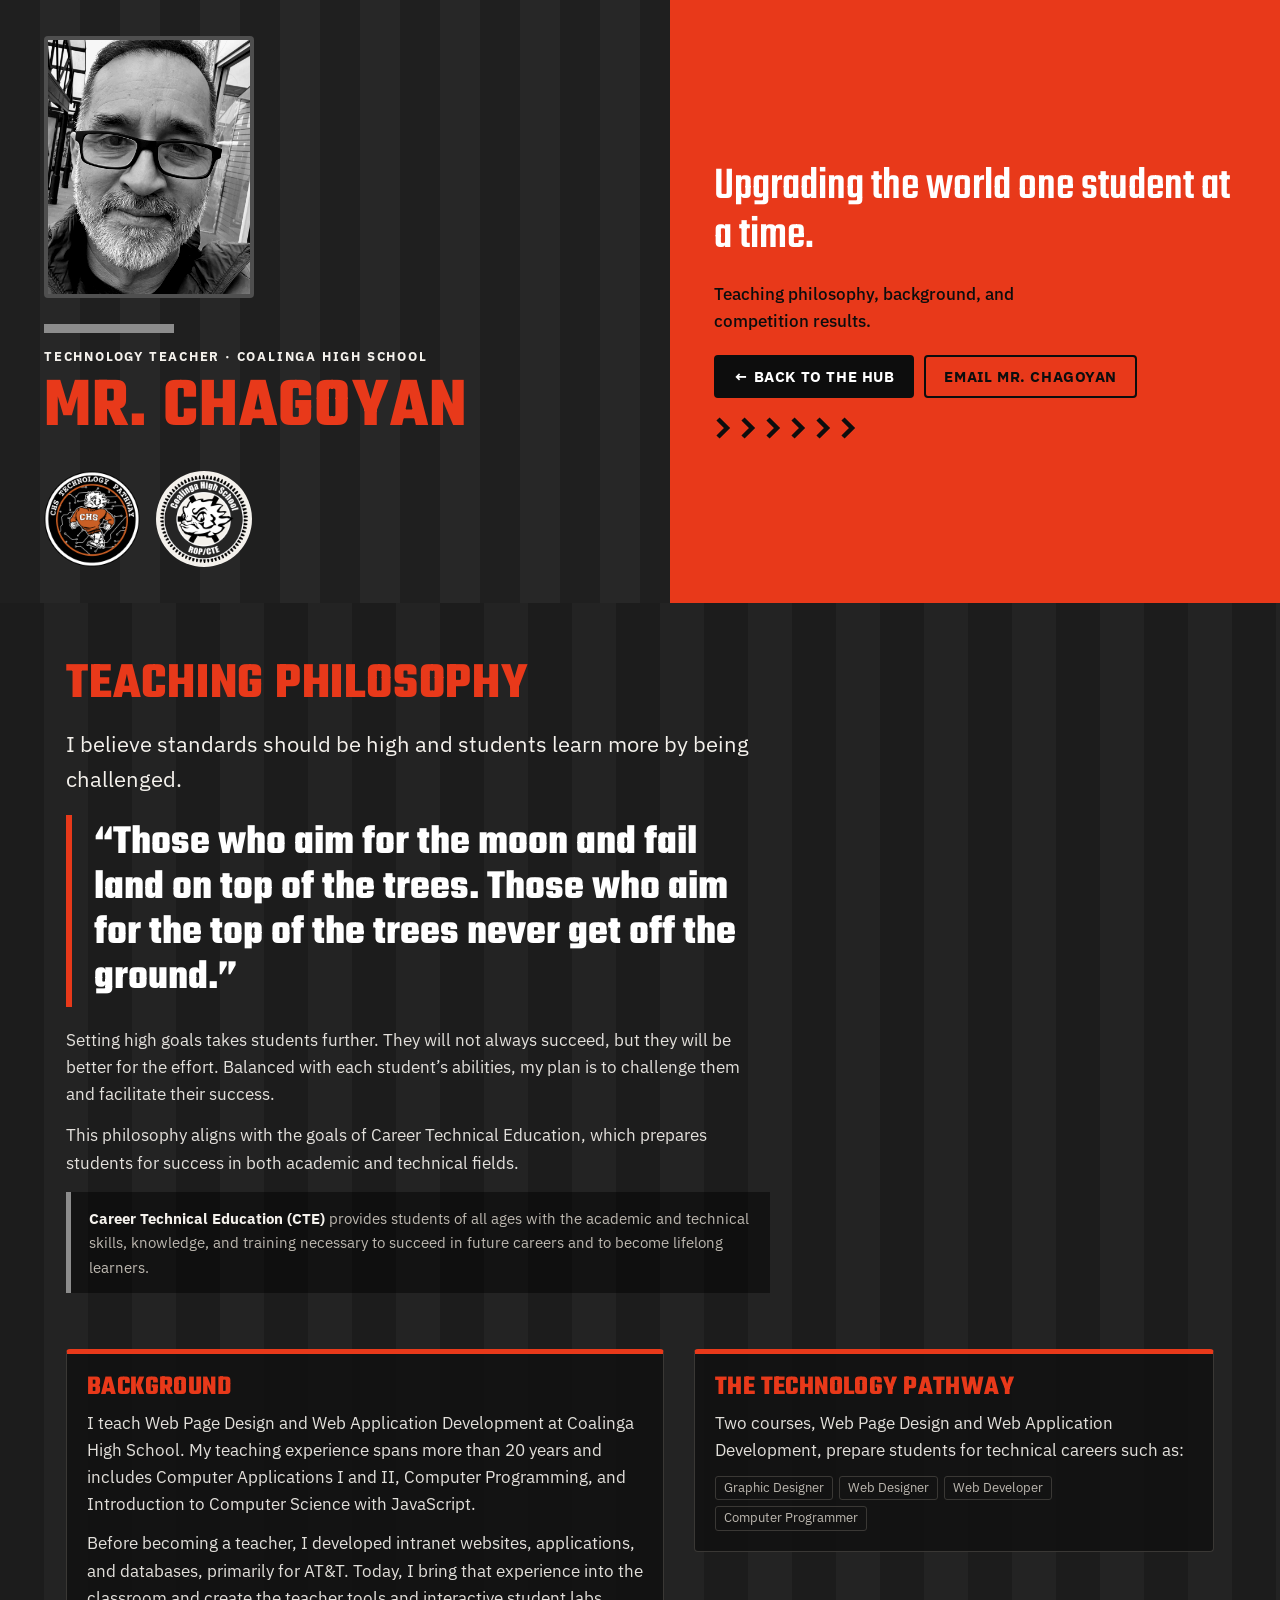
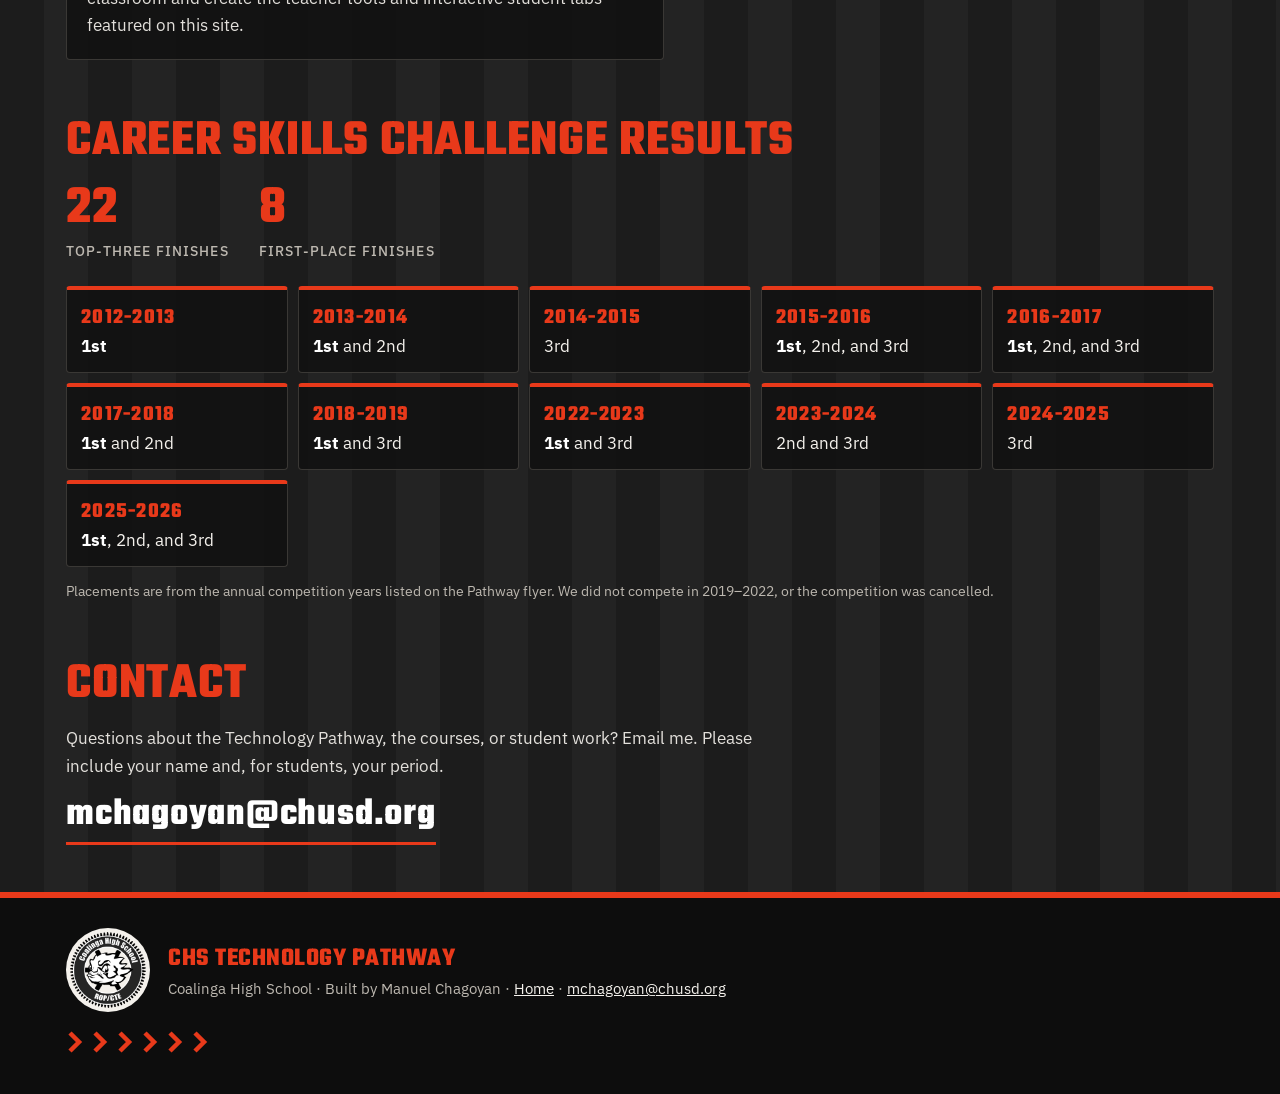
<file: about.html>
<!doctype html>
<html lang="en">
<head>
<meta charset="utf-8">
<meta name="viewport" content="width=device-width, initial-scale=1">
<title>About | CHS Technology Pathway</title>
<meta name="robots" content="noindex">
<meta name="description" content="Teaching philosophy, background, and Career Skills Challenge results from Mr. Chagoyan, Coalinga High School CTE Technology Pathway.">
<meta name="theme-color" content="#E8391A">
<link rel="icon" type="image/png" href="favicon.png">
<link rel="apple-touch-icon" href="apple-touch-icon.png">
<meta property="og:title" content="About | CHS Technology Pathway">
<meta property="og:image" content="https://chstechnologypathway.netlify.app/logo.png">
<link rel="preconnect" href="https://fonts.googleapis.com">
<link rel="preconnect" href="https://fonts.gstatic.com" crossorigin>
<link href="https://fonts.googleapis.com/css2?family=IBM+Plex+Sans:wght@400;500;700&family=Teko:wght@700&display=swap" rel="stylesheet">
<style>
:root{
  --red:#E8391A; --btn:#F04A22; --char:#1C1C1C; --stripe:#232323; --line:#3A3835;
  --ink:#F4F1EC; --muted:#BDB8B0; --gray:#8C8C8C; --on-red:#0D0D0D;
  --head:"Teko","Bebas Neue","Arial Narrow",Impact,sans-serif;
  --body:"IBM Plex Sans",system-ui,-apple-system,"Segoe UI",Roboto,sans-serif;
}
*{box-sizing:border-box}
html{scroll-behavior:smooth}
body{margin:0;color:var(--ink);font:17px/1.6 var(--body);
  background:repeating-linear-gradient(90deg,var(--char) 0 44px,var(--stripe) 44px 88px)}
a{color:inherit}
.wrap{max-width:1180px;margin:0 auto;padding:0 16px}
h1,h2,h3{font-family:var(--head);text-transform:uppercase;letter-spacing:.015em;font-weight:700;margin:0;line-height:1.02}
.chevrons{display:block;height:24px;width:150px;margin-top:18px;
  background:url("data:image/svg+xml,%3Csvg xmlns='http://www.w3.org/2000/svg' width='25' height='24' viewBox='0 0 25 24'%3E%3Cpath d='M4 3l9 9-9 9' fill='none' stroke='%23E8391A' stroke-width='4.5'/%3E%3C/svg%3E") repeat-x}
.chevrons.dark{background-image:url("data:image/svg+xml,%3Csvg xmlns='http://www.w3.org/2000/svg' width='25' height='24' viewBox='0 0 25 24'%3E%3Cpath d='M4 3l9 9-9 9' fill='none' stroke='%230D0D0D' stroke-width='4.5'/%3E%3C/svg%3E")}
.graybar{display:block;height:9px;width:130px;background:var(--gray);margin-bottom:14px}

/* HERO */
.hero{display:grid;grid-template-columns:1fr}
@media(min-width:760px){.hero{grid-template-columns:1.1fr 1fr}}
.panel-dark,.panel-red{padding:36px clamp(20px,3.5vw,44px)}
.panel-dark{background:repeating-linear-gradient(90deg,#1F1F1F 0 40px,#272727 40px 80px)}
.panel-red{background:var(--red);color:var(--on-red);display:flex;flex-direction:column;justify-content:center}
.who{display:flex;gap:26px;align-items:flex-end;flex-wrap:wrap}
.portrait{width:210px;aspect-ratio:4/5;object-fit:cover;border-radius:4px;border:4px solid var(--red);display:block;
  filter:grayscale(1) contrast(1.3) brightness(.97)}
.eyebrow{font-weight:700;letter-spacing:.14em;text-transform:uppercase;font-size:.8rem}
.hero h1{color:var(--red);font-size:clamp(2.8rem,6vw,4.4rem);margin-top:6px}
.tagline{font-family:var(--head);color:#fff;font-size:clamp(2rem,4vw,2.9rem);text-transform:none;line-height:1.05;font-weight:700;margin:0 0 14px}
.panel-red p{margin:0 0 20px;font-weight:500;max-width:34ch}
.hero-actions{display:flex;gap:10px;flex-wrap:wrap}
.btn{display:inline-block;background:var(--on-red);color:#fff;border:2px solid var(--on-red);border-radius:4px;padding:10px 18px;font:700 .92rem var(--body);letter-spacing:.04em;text-transform:uppercase;text-decoration:none}
.btn:hover{background:#fff;color:var(--on-red);border-color:#fff}
.btn.ghost{background:transparent;color:var(--on-red)}
.btn.ghost:hover{background:var(--on-red);color:#fff;border-color:var(--on-red)}
:focus-visible{outline:3px solid var(--btn);outline-offset:2px}
.panel-red :focus-visible{outline-color:#fff}

section{margin:56px 0}
section h2{font-size:clamp(2.2rem,5vw,3.2rem);color:var(--red);margin-bottom:14px}
.cols{display:grid;gap:30px;grid-template-columns:1fr}
@media(min-width:900px){.cols{grid-template-columns:1.15fr 1fr;align-items:start}}
.statement{font-size:clamp(1.15rem,2vw,1.4rem);line-height:1.6;max-width:44rem;margin:0 0 18px}
blockquote{margin:0 0 20px;padding:6px 0 6px 22px;border-left:6px solid var(--red);max-width:44rem}
blockquote p{margin:0;font:700 clamp(1.9rem,3.6vw,2.6rem)/1.08 var(--head);text-transform:none;color:#fff}
.body-text{max-width:44rem;margin:0 0 14px;color:var(--ink);opacity:.92}
.cte{background:rgba(0,0,0,.45);border-left:5px solid var(--gray);padding:14px 18px;font-size:.95rem;color:var(--muted);max-width:44rem}
.cte b{color:var(--ink)}
.card{background:rgba(18,18,18,.92);border:1px solid var(--line);border-top:5px solid var(--red);border-radius:4px;padding:20px}
.card h3{font-size:1.7rem;color:var(--red);margin-bottom:8px}
.card p{margin:0 0 12px;opacity:.92}
.card p:last-child{margin-bottom:0}
.careers{display:flex;flex-wrap:wrap;gap:6px;margin-top:6px}
.careers span{font-size:.8rem;color:var(--muted);border:1px solid var(--line);border-radius:3px;padding:1px 8px}

/* RESULTS */
.stats{display:flex;gap:30px;flex-wrap:wrap;margin:0 0 22px}
.stat b{display:block;font:700 3.4rem/1 var(--head);color:var(--red)}
.stat span{font-size:.9rem;color:var(--muted);text-transform:uppercase;letter-spacing:.08em;font-weight:500}
.results{display:grid;gap:10px;grid-template-columns:repeat(auto-fill,minmax(190px,1fr));list-style:none;margin:0;padding:0}
.results li{background:rgba(18,18,18,.92);border:1px solid var(--line);border-top:4px solid var(--red);border-radius:4px;padding:12px 14px}
.results .yr{display:block;font:700 1.35rem var(--head);color:var(--red);letter-spacing:.06em}
.results strong{color:#fff}
.small{font-size:.85rem;color:var(--muted);margin-top:14px}
.contact a.mail{color:#fff;font:700 clamp(1.6rem,3.4vw,2.4rem)/1.1 var(--head);letter-spacing:.02em;text-decoration:none;border-bottom:3px solid var(--red)}
.contact a.mail:hover{color:var(--btn)}

footer{background:#0D0D0D;border-top:6px solid var(--red);padding:30px 0 40px;color:var(--muted);font-size:.92rem;margin-top:56px}
footer b{font:700 1.6rem var(--head);color:var(--red);text-transform:uppercase;letter-spacing:.02em;display:block}
footer a{color:var(--ink)}
.logos{display:flex;gap:16px;align-items:center;margin-top:26px}
.logos img{width:96px;height:96px;border-radius:50%;display:block}
.seal{background:var(--ink);padding:4px;border-radius:50%}
.foot-seal{display:flex;gap:18px;align-items:center}
.foot-seal .seal{width:84px;height:84px;flex:none}
@media(max-width:559px){
  .who{flex-direction:column;align-items:center;text-align:center;gap:18px}
  .who .graybar{margin-left:auto;margin-right:auto}
  .portrait{margin:0 auto}
  .logos{justify-content:center}
  .foot-seal{flex-direction:column;text-align:center}
  footer .chevrons{margin-left:auto;margin-right:auto}
}
/* Keyboard skip link (same as Program at a Glance) */
.skip{position:absolute;left:-999px;top:8px;background:var(--ink);color:var(--on-red);padding:8px 12px;z-index:10}
.skip:focus{left:8px}
@media(prefers-reduced-motion:reduce){html{scroll-behavior:auto}}
</style>
</head>
<body>
<a class="skip" href="#main">Skip to content</a>

<header class="hero">
  <div class="panel-dark">
    <div class="who">
      <img class="portrait" src="headshot.jpg" width="210" height="262" alt="Portrait of Manuel Chagoyan">
      <div>
        <span class="graybar" aria-hidden="true"></span>
        <div class="eyebrow">Technology teacher &middot; Coalinga High School</div>
        <h1>Mr. Chagoyan</h1>
      </div>
    </div>
    <div class="logos">
      <img src="logo.png" width="96" height="96" alt="CHS Technology Pathway logo">
      <img class="seal" src="chs-rop-cte-logo.png" width="96" height="96" alt="Coalinga High School ROP/CTE seal">
    </div>
  </div>
  <div class="panel-red">
    <p class="tagline">Upgrading the world one student at a time.</p>
    <p>Teaching philosophy, background, and competition results.</p>
    <div class="hero-actions">
      <a class="btn" href="index.html">&larr; Back to the hub</a>
      <a class="btn ghost" href="mailto:mchagoyan@chusd.org">Email Mr. Chagoyan</a>
    </div>
    <span class="chevrons dark" aria-hidden="true"></span>
  </div>
</header>

<main id="main" class="wrap">

<section id="philosophy">
  <h2>Teaching philosophy</h2>
  <p class="statement">I believe standards should be high and students learn more by being challenged.</p>
  <blockquote><p>&ldquo;Those who aim for the moon and fail land on top of the trees. Those who aim for the top of the trees never get off the ground.&rdquo;</p></blockquote>
  <p class="body-text">Setting high goals takes students further. They will not always succeed, but they will be better for the effort. Balanced with each student&rsquo;s abilities, my plan is to challenge them and facilitate their success.</p>
  <p class="body-text">This philosophy aligns with the goals of Career Technical Education, which prepares students for success in both academic and technical fields.</p>
  <p class="cte"><b>Career Technical Education (CTE)</b> provides students of all ages with the academic and technical skills, knowledge, and training necessary to succeed in future careers and to become lifelong learners.</p>
</section>

<section id="background">
  <div class="cols">
    <div class="card">
      <h3>Background</h3>
      <p>I teach Web Page Design and Web Application Development at Coalinga High School. My teaching experience spans more than 20 years and includes Computer Applications I and II, Computer Programming, and Introduction to Computer Science with JavaScript.</p>
      <p>Before becoming a teacher, I developed intranet websites, applications, and databases, primarily for AT&amp;T. Today, I bring that experience into the classroom and create the teacher tools and interactive student labs featured on this site.</p>
    </div>
    <div class="card">
      <h3>The Technology Pathway</h3>
      <p>Two courses, Web Page Design and Web Application Development, prepare students for technical careers such as:</p>
      <div class="careers"><span>Graphic Designer</span><span>Web Designer</span><span>Web Developer</span><span>Computer Programmer</span></div>
    </div>
  </div>
</section>

<section id="results">
  <h2>Career Skills Challenge results</h2>
  <div class="stats">
    <div class="stat"><b>22</b><span>Top-three finishes</span></div>
    <div class="stat"><b>8</b><span>First-place finishes</span></div>
  </div>
  <ul class="results">
    <li><span class="yr">2012-2013</span><strong>1st</strong></li>
    <li><span class="yr">2013-2014</span><strong>1st</strong> and 2nd</li>
    <li><span class="yr">2014-2015</span>3rd</li>
    <li><span class="yr">2015-2016</span><strong>1st</strong>, 2nd, and 3rd</li>
    <li><span class="yr">2016-2017</span><strong>1st</strong>, 2nd, and 3rd</li>
    <li><span class="yr">2017-2018</span><strong>1st</strong> and 2nd</li>
    <li><span class="yr">2018-2019</span><strong>1st</strong> and 3rd</li>
    <li><span class="yr">2022-2023</span><strong>1st</strong> and 3rd</li>
    <li><span class="yr">2023-2024</span>2nd and 3rd</li>
    <li><span class="yr">2024-2025</span>3rd</li>
    <li><span class="yr">2025-2026</span><strong>1st</strong>, 2nd, and 3rd</li>
  </ul>
  <p class="small">Placements are from the annual competition years listed on the Pathway flyer. We did not compete in 2019&ndash;2022, or the competition was cancelled.</p>
</section>

<section id="contact" class="contact">
  <h2>Contact</h2>
  <p class="body-text">Questions about the Technology Pathway, the courses, or student work? Email me. Please include your name and, for students, your period.</p>
  <a class="mail" href="mailto:mchagoyan@chusd.org">mchagoyan@chusd.org</a>
</section>

</main>

<footer>
  <div class="wrap">
    <div class="foot-seal">
      <img class="seal" src="chs-rop-cte-logo.png" width="84" height="84" alt="Coalinga High School ROP/CTE seal">
      <div>
        <b>CHS Technology Pathway</b>
        Coalinga High School &middot; Built by Manuel Chagoyan &middot; <a href="index.html">Home</a> &middot; <a href="mailto:mchagoyan@chusd.org">mchagoyan@chusd.org</a>
      </div>
    </div>
    <span class="chevrons" aria-hidden="true"></span>
  </div>
</footer>

</body>
</html>
</file>
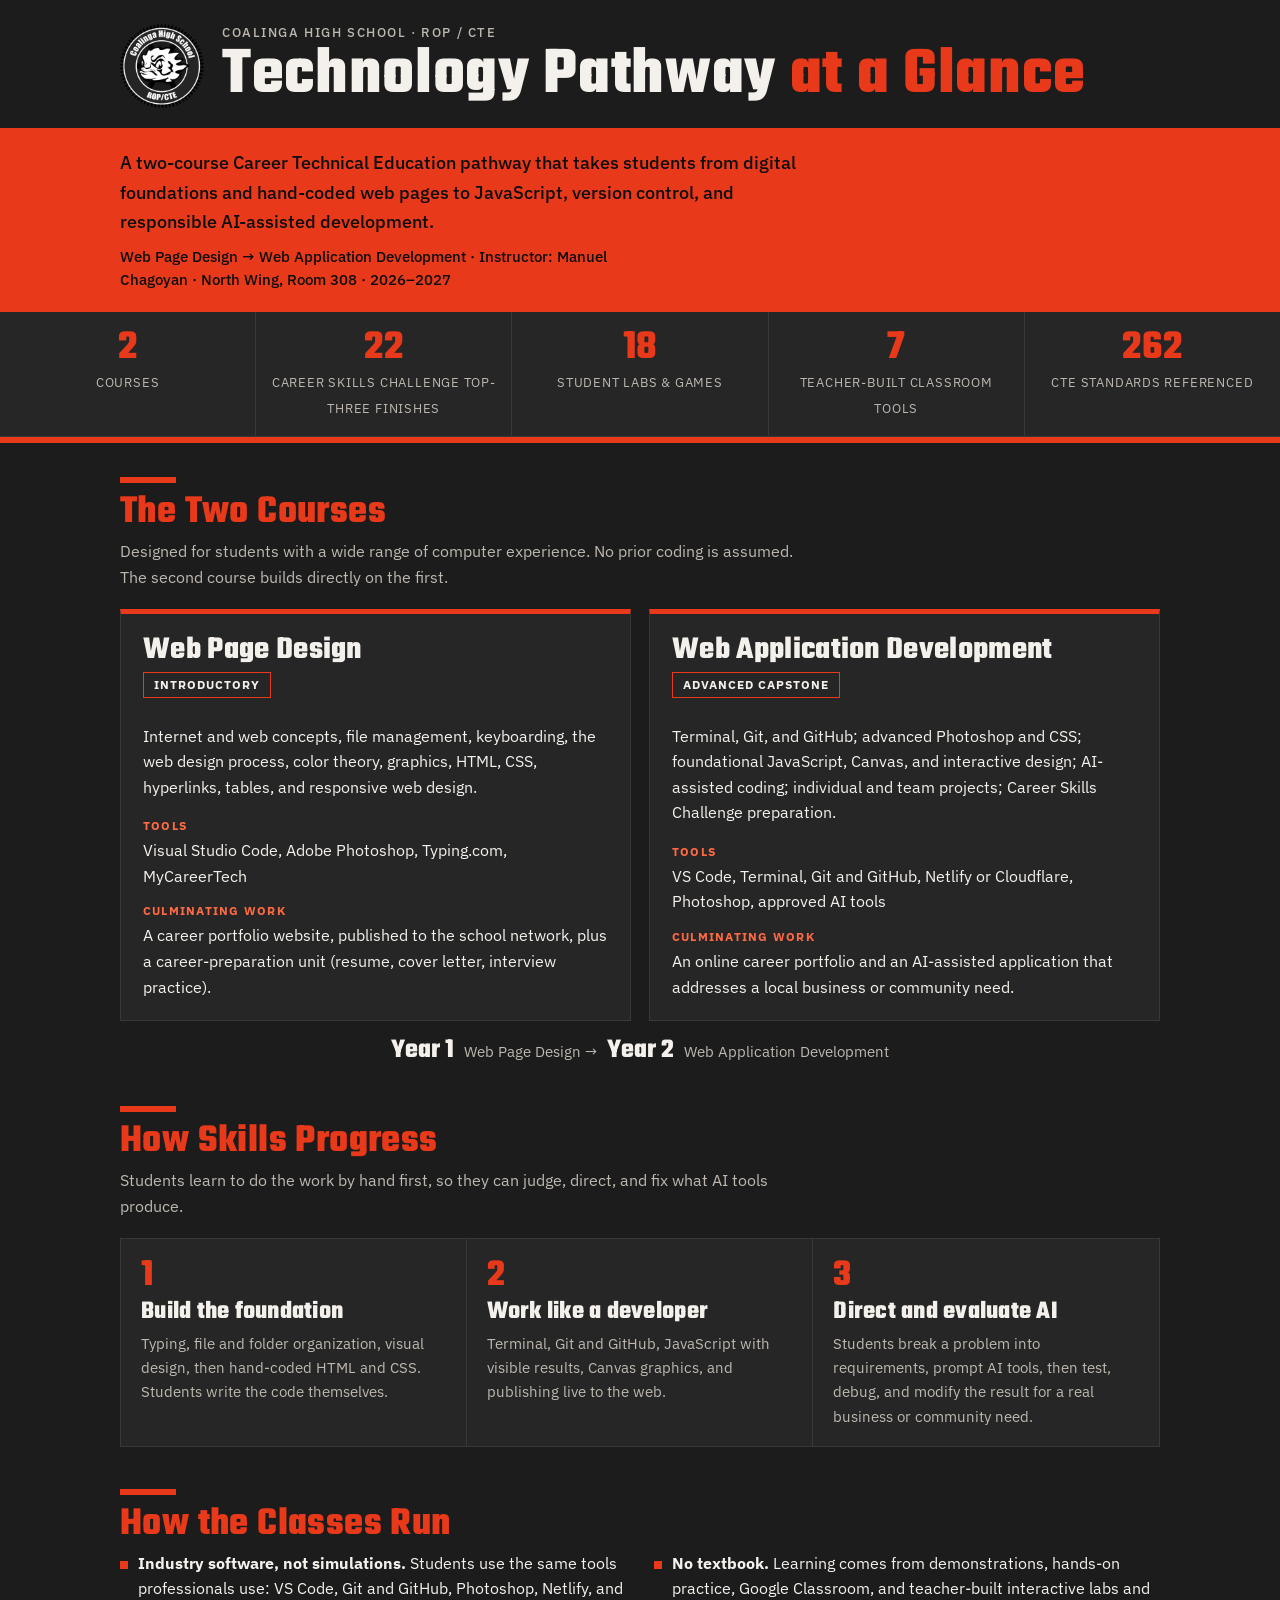
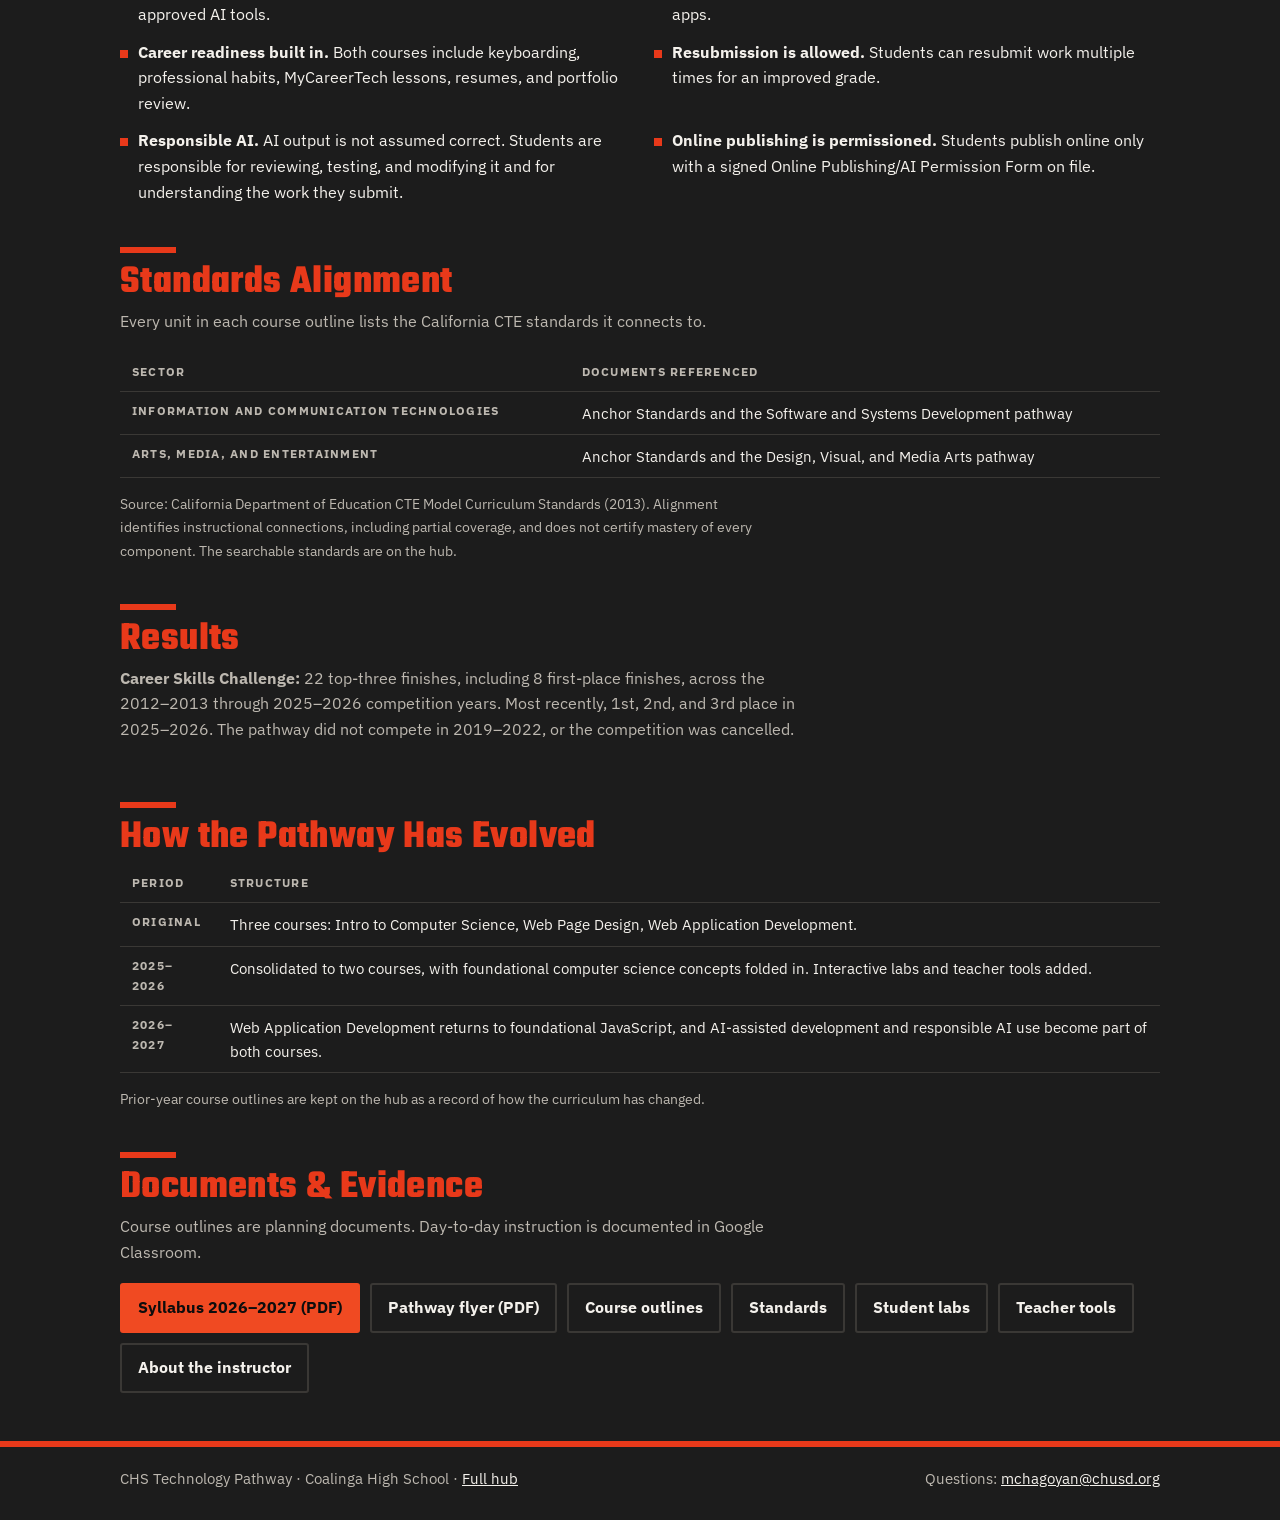
<file: program-at-a-glance.html>
<!doctype html>
<html lang="en">
<head>
<meta charset="utf-8">
<meta name="viewport" content="width=device-width, initial-scale=1">
<title>Program at a Glance | CHS Technology Pathway</title>
<meta name="description" content="A one-page overview of the Coalinga High School CTE Technology Pathway: two courses, skill progression, standards alignment, and results.">
<meta name="robots" content="noindex">
<meta name="theme-color" content="#E8391A">
<link rel="icon" type="image/png" href="favicon.png">
<link rel="apple-touch-icon" href="apple-touch-icon.png">
<link rel="preconnect" href="https://fonts.googleapis.com">
<link rel="preconnect" href="https://fonts.gstatic.com" crossorigin>
<link href="https://fonts.googleapis.com/css2?family=IBM+Plex+Sans:wght@400;500;700&family=Teko:wght@700&display=swap" rel="stylesheet">
<style>
:root{
  --red:#E8391A; --btn:#F04A22; --char:#1C1C1C; --char2:#262626; --line:#3A3835;
  --ink:#F4F1EC; --muted:#BDB8B0; --on-red:#0D0D0D;
  --red-text:#FF6A45; /* brand orange light enough for small text on dark (4.5:1) */
  --head:"Teko","Bebas Neue","Arial Narrow",Impact,sans-serif;
  --body:"IBM Plex Sans",system-ui,-apple-system,"Segoe UI",Roboto,sans-serif;
}
*{box-sizing:border-box}
html{scroll-behavior:smooth}
body{margin:0;background:var(--char);color:var(--ink);font:400 1rem/1.6 var(--body)}
h1,h2,h3{font-family:var(--head);font-weight:700;line-height:1;margin:0;letter-spacing:.01em}
a{color:var(--ink)}
a:focus-visible,.btn:focus-visible{outline:3px solid var(--ink);outline-offset:3px}
.wrap{width:min(1040px,100% - 32px);margin:0 auto}
.skip{position:absolute;left:-999px;top:8px;background:var(--ink);color:var(--on-red);padding:8px 12px;z-index:10}
.skip:focus{left:8px}

header{background:var(--char);border-bottom:6px solid var(--red)}
.top{display:flex;align-items:center;gap:18px;padding:22px 0 18px}
.top img{width:84px;height:84px;object-fit:contain;flex:none}
.eyebrow{font-size:.82rem;font-weight:500;letter-spacing:.12em;text-transform:uppercase;color:var(--muted)}
h1{font-size:clamp(2.6rem,6vw,4.2rem);color:var(--ink)}
h1 span{color:var(--red)}
.lede{background:var(--red);color:var(--on-red)}
.lede .wrap{padding:20px 0}
.lede p{margin:0;font-size:1.15rem;font-weight:500;max-width:62ch}
.lede .meta{margin-top:8px;font-size:.92rem;font-weight:500}

.stats{display:grid;grid-template-columns:repeat(5,1fr);gap:1px;background:var(--line);border-bottom:1px solid var(--line)}
.stat{background:var(--char2);padding:16px 12px;text-align:center}
.stat b{display:block;font:700 2.6rem/1 var(--head);color:var(--red)}
.stat span{font-size:.82rem;letter-spacing:.06em;text-transform:uppercase;color:var(--muted)}

section{padding:34px 0 8px}
section h2{font-size:2.5rem;color:var(--red);margin-bottom:6px}
.bar{display:block;width:56px;height:6px;background:var(--red);margin-bottom:10px}
.lead{color:var(--muted);max-width:68ch;margin:0 0 18px}

.cols{display:grid;grid-template-columns:1fr 1fr;gap:18px}
.card{background:var(--char2);border:1px solid var(--line);border-top:5px solid var(--red);padding:20px 22px}
.card h3{font-size:2rem}
.tag{display:inline-block;margin:6px 0 10px;padding:2px 10px;border:1px solid var(--red);color:var(--ink);font-size:.78rem;font-weight:700;letter-spacing:.08em;text-transform:uppercase}
.card dl{margin:12px 0 0}
.card dt{font-size:.78rem;font-weight:700;letter-spacing:.1em;text-transform:uppercase;color:var(--red-text);margin-top:12px}
.card dd{margin:2px 0 0}
.arrow{display:flex;align-items:center;justify-content:center;gap:10px;margin:16px 0 0;color:var(--muted);font-size:.95rem}
.arrow b{font:700 1.7rem/1 var(--head);color:var(--ink)}

.steps{display:grid;grid-template-columns:repeat(3,1fr);gap:0;counter-reset:s;list-style:none;padding:0;margin:0}
.steps li{counter-increment:s;background:var(--char2);border:1px solid var(--line);padding:18px 20px 18px;position:relative}
.steps li+li{border-left:0}
.steps li::before{content:counter(s);font:700 2.4rem/1 var(--head);color:var(--red);display:block;margin-bottom:4px}
.steps h3{font-size:1.6rem;margin-bottom:6px}
.steps p{margin:0;color:var(--muted);font-size:.95rem}

.list{margin:0;padding:0;list-style:none;display:grid;grid-template-columns:1fr 1fr;gap:12px 28px}
.list li{padding-left:18px;position:relative}
.list li::before{content:"";position:absolute;left:0;top:.62em;width:8px;height:8px;background:var(--red)}
.list b{color:var(--ink)}

.table{width:100%;border-collapse:collapse;margin-top:6px;font-size:.95rem}
.table th,.table td{text-align:left;padding:9px 12px;border-bottom:1px solid var(--line);vertical-align:top}
.table th{font-size:.78rem;letter-spacing:.1em;text-transform:uppercase;color:var(--muted);font-weight:700}
.note{margin:14px 0 0;color:var(--muted);font-size:.9rem;max-width:80ch}

.links{display:flex;flex-wrap:wrap;gap:10px;margin:6px 0 0}
.btn{display:inline-block;padding:10px 16px;background:var(--btn);color:var(--on-red);font-weight:700;text-decoration:none;border:2px solid var(--btn);border-radius:3px}
.btn.ghost{background:transparent;color:var(--ink);border-color:var(--line)}
.btn:hover{border-color:var(--ink)}

footer{margin-top:40px;border-top:6px solid var(--red);padding:20px 0 30px;color:var(--muted);font-size:.92rem}
footer .row{display:flex;flex-wrap:wrap;gap:8px 24px;justify-content:space-between}

@media (max-width:800px){
  .stats{grid-template-columns:repeat(2,1fr)}
  .stats .stat:last-child{grid-column:1/-1}
  .cols,.list{grid-template-columns:1fr}
  .steps{grid-template-columns:1fr}
  .steps li+li{border-left:1px solid var(--line);border-top:0}
  .top img{width:64px;height:64px}
}
@media print{
  :root{--char:#fff;--char2:#fff;--line:#bbb;--ink:#111;--muted:#444}
  body{font-size:10.5pt;line-height:1.4}
  .lede{background:#fff;color:#111;border-bottom:3px solid var(--red)}
  .links,.skip{display:none}
  section{padding:14px 0 4px;break-inside:avoid}
  .card,.steps li{break-inside:avoid}
  .stat b,section h2,.card dt,.steps li::before{color:#B52A10}
  a{text-decoration:none}
}
</style>
</head>
<body>
<a class="skip" href="#main">Skip to content</a>

<header>
  <div class="wrap top">
    <img src="chs-rop-cte-logo.png" alt="Coalinga High School ROP/CTE seal">
    <div>
      <div class="eyebrow">Coalinga High School &middot; ROP / CTE</div>
      <h1>Technology Pathway <span>at a Glance</span></h1>
    </div>
  </div>
  <div class="lede">
    <div class="wrap">
      <p>A two-course Career Technical Education pathway that takes students from digital foundations and hand-coded web pages to JavaScript, version control, and responsible AI-assisted development.</p>
      <p class="meta">Web Page Design &rarr; Web Application Development &middot; Instructor: Manuel Chagoyan &middot; North Wing, Room 308 &middot; 2026&ndash;2027</p>
    </div>
  </div>
  <div class="stats" role="group" aria-label="Pathway by the numbers">
    <div class="stat"><b>2</b><span>Courses</span></div>
    <div class="stat"><b>22</b><span>Career Skills Challenge top-three finishes</span></div>
    <div class="stat"><b>18</b><span>Student labs &amp; games</span></div>
    <div class="stat"><b>7</b><span>Teacher-built classroom tools</span></div>
    <div class="stat"><b>262</b><span>CTE standards referenced</span></div>
  </div>
</header>

<main id="main" class="wrap">

  <section aria-labelledby="courses">
    <span class="bar" aria-hidden="true"></span>
    <h2 id="courses">The Two Courses</h2>
    <p class="lead">Designed for students with a wide range of computer experience. No prior coding is assumed. The second course builds directly on the first.</p>
    <div class="cols">
      <article class="card">
        <h3>Web Page Design</h3>
        <span class="tag">Introductory</span>
        <p>Internet and web concepts, file management, keyboarding, the web design process, color theory, graphics, HTML, CSS, hyperlinks, tables, and responsive web design.</p>
        <dl>
          <dt>Tools</dt>
          <dd>Visual Studio Code, Adobe Photoshop, Typing.com, MyCareerTech</dd>
          <dt>Culminating work</dt>
          <dd>A career portfolio website, published to the school network, plus a career-preparation unit (resume, cover letter, interview practice).</dd>
        </dl>
      </article>
      <article class="card">
        <h3>Web Application Development</h3>
        <span class="tag">Advanced Capstone</span>
        <p>Terminal, Git, and GitHub; advanced Photoshop and CSS; foundational JavaScript, Canvas, and interactive design; AI-assisted coding; individual and team projects; Career Skills Challenge preparation.</p>
        <dl>
          <dt>Tools</dt>
          <dd>VS Code, Terminal, Git and GitHub, Netlify or Cloudflare, Photoshop, approved AI tools</dd>
          <dt>Culminating work</dt>
          <dd>An online career portfolio and an AI-assisted application that addresses a local business or community need.</dd>
        </dl>
      </article>
    </div>
    <p class="arrow"><b>Year 1</b> Web Page Design &rarr; <b>Year 2</b> Web Application Development</p>
  </section>

  <section aria-labelledby="arc">
    <span class="bar" aria-hidden="true"></span>
    <h2 id="arc">How Skills Progress</h2>
    <p class="lead">Students learn to do the work by hand first, so they can judge, direct, and fix what AI tools produce.</p>
    <ol class="steps">
      <li><h3>Build the foundation</h3><p>Typing, file and folder organization, visual design, then hand-coded HTML and CSS. Students write the code themselves.</p></li>
      <li><h3>Work like a developer</h3><p>Terminal, Git and GitHub, JavaScript with visible results, Canvas graphics, and publishing live to the web.</p></li>
      <li><h3>Direct and evaluate AI</h3><p>Students break a problem into requirements, prompt AI tools, then test, debug, and modify the result for a real business or community need.</p></li>
    </ol>
  </section>

  <section aria-labelledby="how">
    <span class="bar" aria-hidden="true"></span>
    <h2 id="how">How the Classes Run</h2>
    <ul class="list">
      <li><b>Industry software, not simulations.</b> Students use the same tools professionals use: VS Code, Git and GitHub, Photoshop, Netlify, and approved AI tools.</li>
      <li><b>No textbook.</b> Learning comes from demonstrations, hands-on practice, Google Classroom, and teacher-built interactive labs and apps.</li>
      <li><b>Career readiness built in.</b> Both courses include keyboarding, professional habits, MyCareerTech lessons, resumes, and portfolio review.</li>
      <li><b>Resubmission is allowed.</b> Students can resubmit work multiple times for an improved grade.</li>
      <li><b>Responsible AI.</b> AI output is not assumed correct. Students are responsible for reviewing, testing, and modifying it and for understanding the work they submit.</li>
      <li><b>Online publishing is permissioned.</b> Students publish online only with a signed Online Publishing/AI Permission Form on file.</li>
    </ul>
  </section>

  <section aria-labelledby="standards">
    <span class="bar" aria-hidden="true"></span>
    <h2 id="standards">Standards Alignment</h2>
    <p class="lead">Every unit in each course outline lists the California CTE standards it connects to.</p>
    <table class="table">
      <thead><tr><th scope="col">Sector</th><th scope="col">Documents referenced</th></tr></thead>
      <tbody>
        <tr><th scope="row">Information and Communication Technologies</th><td>Anchor Standards and the Software and Systems Development pathway</td></tr>
        <tr><th scope="row">Arts, Media, and Entertainment</th><td>Anchor Standards and the Design, Visual, and Media Arts pathway</td></tr>
      </tbody>
    </table>
    <p class="note">Source: California Department of Education CTE Model Curriculum Standards (2013). Alignment identifies instructional connections, including partial coverage, and does not certify mastery of every component. The searchable standards are on the hub.</p>
  </section>

  <section aria-labelledby="results">
    <span class="bar" aria-hidden="true"></span>
    <h2 id="results">Results</h2>
    <p class="lead"><b>Career Skills Challenge:</b> 22 top-three finishes, including 8 first-place finishes, across the 2012&ndash;2013 through 2025&ndash;2026 competition years. Most recently, 1st, 2nd, and 3rd place in 2025&ndash;2026. The pathway did not compete in 2019&ndash;2022, or the competition was cancelled.</p>
  </section>

  <section aria-labelledby="evolution">
    <span class="bar" aria-hidden="true"></span>
    <h2 id="evolution">How the Pathway Has Evolved</h2>
    <table class="table">
      <thead><tr><th scope="col">Period</th><th scope="col">Structure</th></tr></thead>
      <tbody>
        <tr><th scope="row">Original</th><td>Three courses: Intro to Computer Science, Web Page Design, Web Application Development.</td></tr>
        <tr><th scope="row">2025&ndash;2026</th><td>Consolidated to two courses, with foundational computer science concepts folded in. Interactive labs and teacher tools added.</td></tr>
        <tr><th scope="row">2026&ndash;2027</th><td>Web Application Development returns to foundational JavaScript, and AI-assisted development and responsible AI use become part of both courses.</td></tr>
      </tbody>
    </table>
    <p class="note">Prior-year course outlines are kept on the hub as a record of how the curriculum has changed.</p>
  </section>

  <section aria-labelledby="docs">
    <span class="bar" aria-hidden="true"></span>
    <h2 id="docs">Documents &amp; Evidence</h2>
    <p class="lead">Course outlines are planning documents. Day-to-day instruction is documented in Google Classroom.</p>
    <div class="links">
      <a class="btn" href="CHS-Technology-Pathway-Syllabus-2026-2027.pdf">Syllabus 2026&ndash;2027 (PDF)</a>
      <a class="btn ghost" href="CHS-Technology-Pathway-Flyer.pdf">Pathway flyer (PDF)</a>
      <a class="btn ghost" href="index.html#outlines">Course outlines</a>
      <a class="btn ghost" href="index.html#standards">Standards</a>
      <a class="btn ghost" href="index.html#labs">Student labs</a>
      <a class="btn ghost" href="index.html#teacher">Teacher tools</a>
      <a class="btn ghost" href="about.html">About the instructor</a>
    </div>
  </section>
</main>

<footer>
  <div class="wrap row">
    <span>CHS Technology Pathway &middot; Coalinga High School &middot; <a href="index.html">Full hub</a></span>
    <span>Questions: <a href="mailto:mchagoyan@chusd.org">mchagoyan@chusd.org</a></span>
  </div>
</footer>
</body>
</html>
</file>
